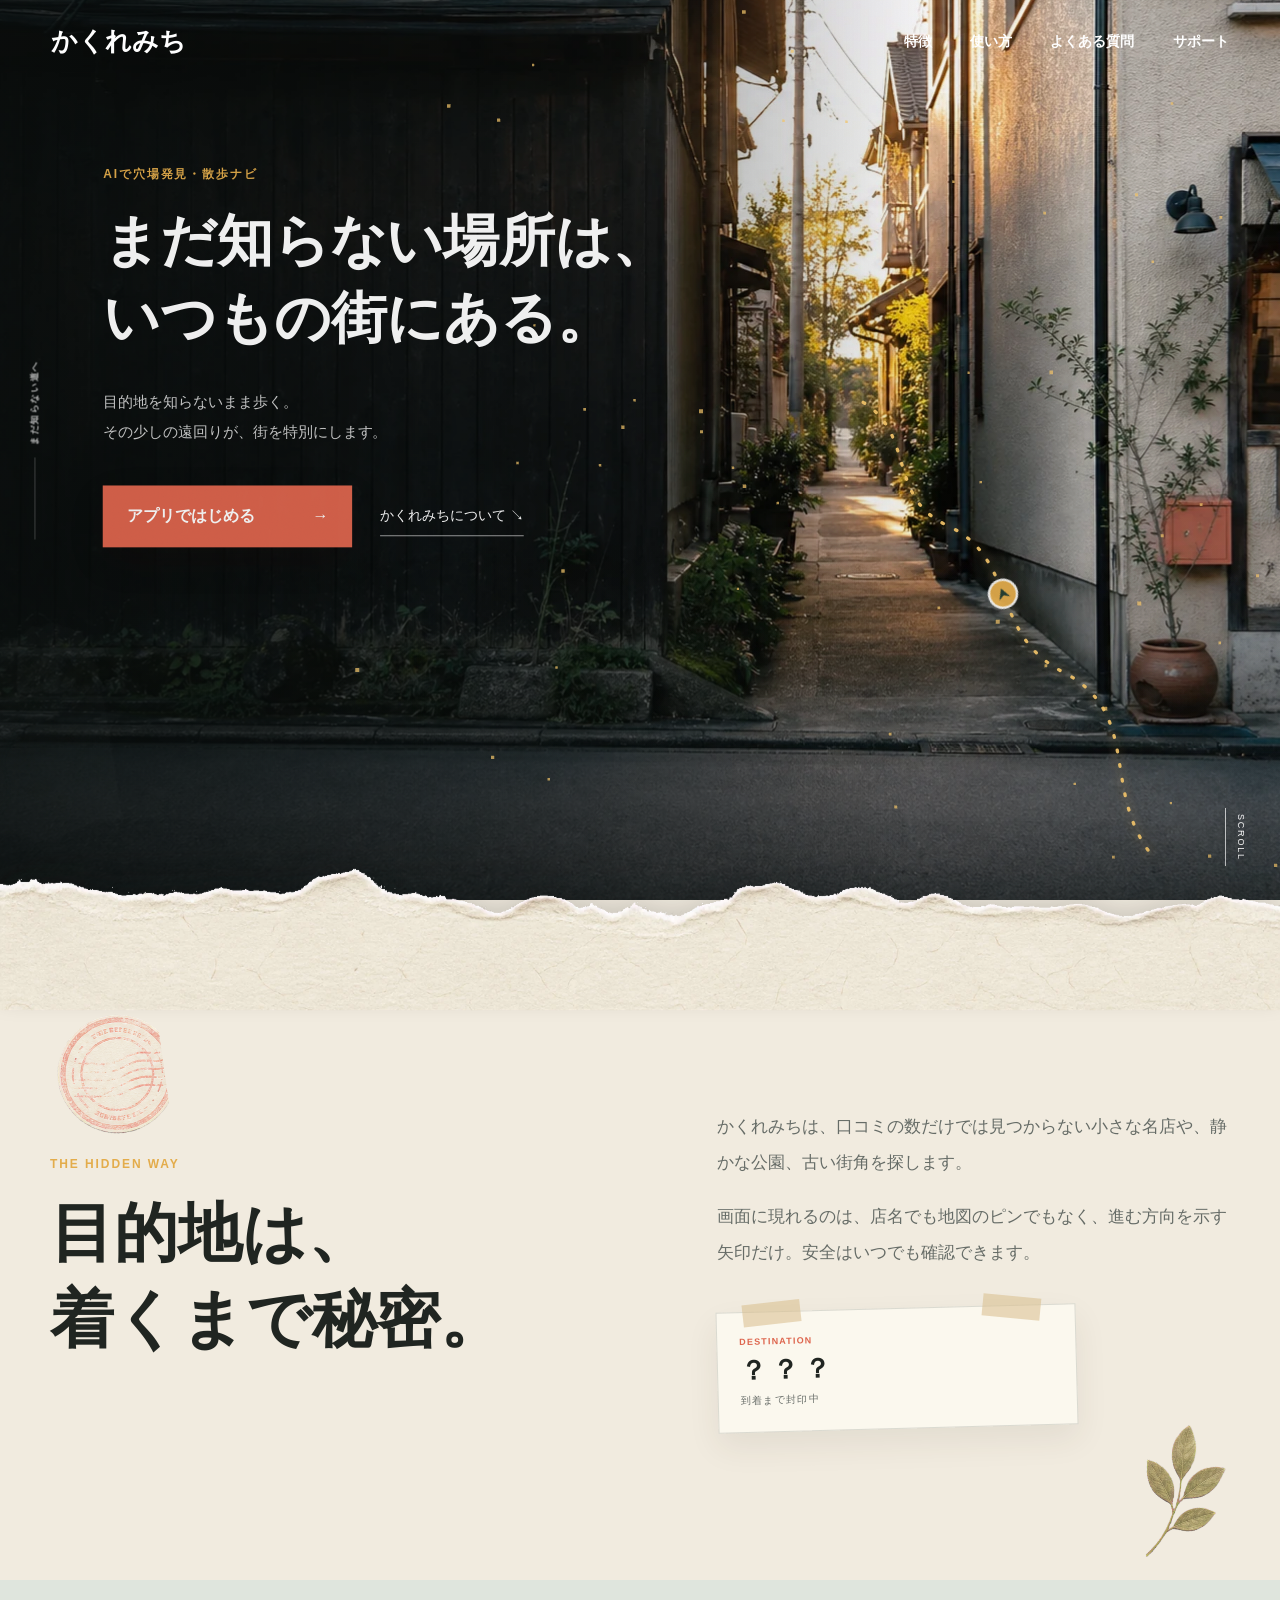
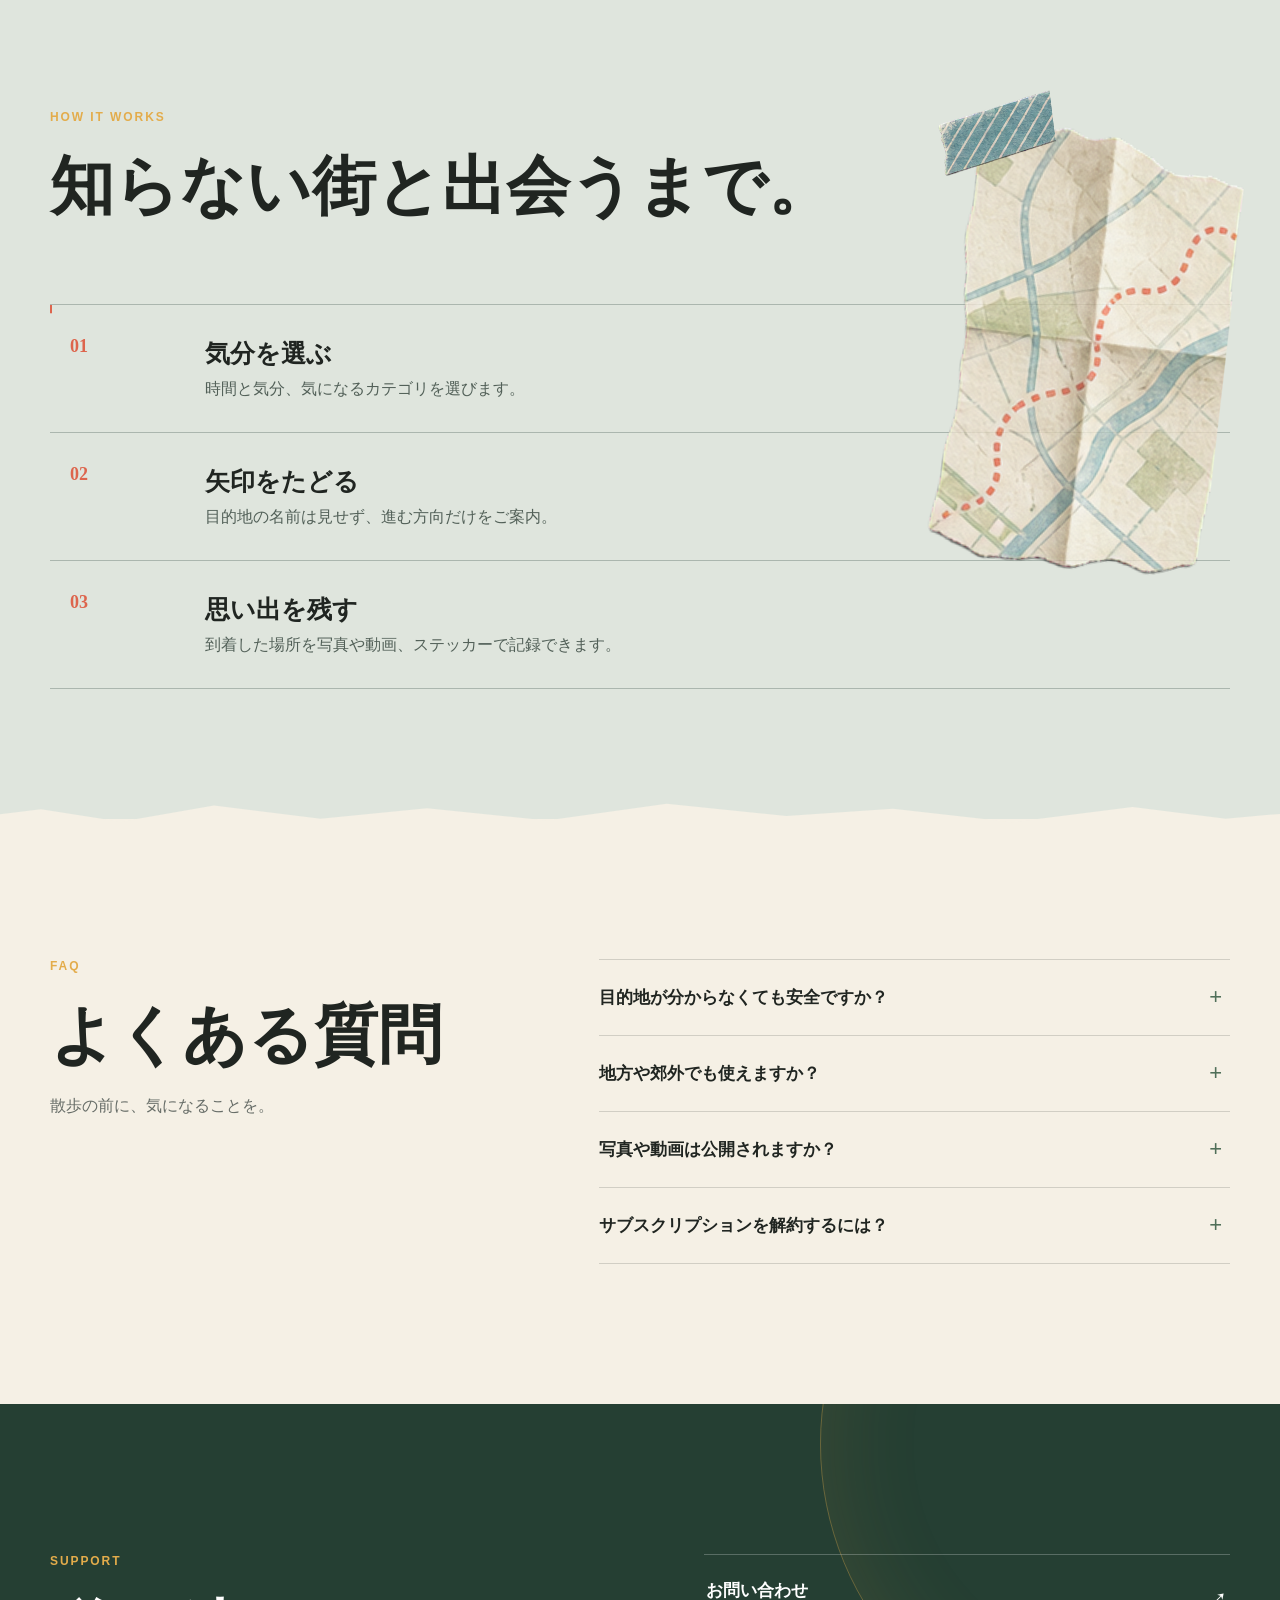
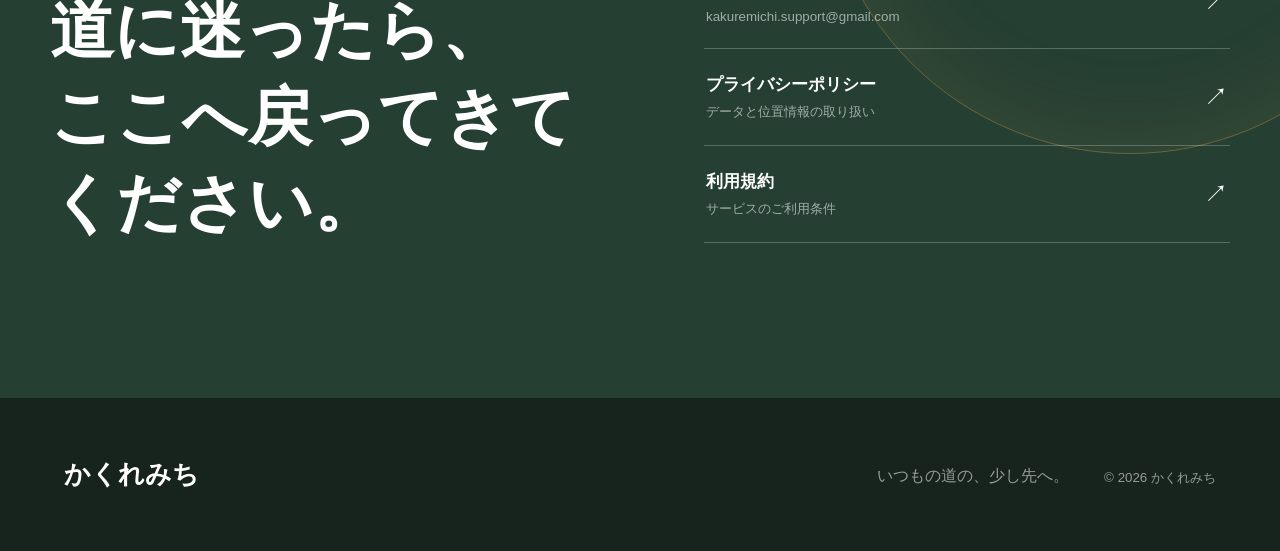
<file: index.html>
<!doctype html>
<html lang="ja">
<head>
  <meta charset="utf-8">
  <meta name="viewport" content="width=device-width, initial-scale=1">
  <meta name="referrer" content="strict-origin-when-cross-origin">
  <meta http-equiv="Content-Security-Policy" content="default-src 'self'; script-src 'self'; style-src 'self' 'unsafe-inline' https://fonts.googleapis.com; font-src 'self' https://fonts.gstatic.com data:; img-src 'self' data:; connect-src 'none'; media-src 'self'; object-src 'none'; frame-src 'none'; worker-src 'none'; base-uri 'self'; form-action 'none'; upgrade-insecure-requests">
  <meta name="description" content="AIが穴場を見つけ、目的地を隠したまま矢印で案内する散歩アプリ『かくれみち』の公式サポートサイトです。">
  <meta name="theme-color" content="#1c211f">
  <title>かくれみち | AIで穴場発見・散歩ナビ</title>
  <link rel="preconnect" href="https://fonts.googleapis.com">
  <link rel="preconnect" href="https://fonts.gstatic.com" crossorigin>
  <link href="https://fonts.googleapis.com/css2?family=Klee+One:wght@400;600&family=Noto+Sans+JP:wght@400;500;600;700&display=swap" rel="stylesheet">
  <link rel="stylesheet" href="./styles.css?v=20260702a">
</head>
<body>
  <a class="skip-link" href="#main">本文へ移動</a>
  <div class="journey-progress" aria-hidden="true"><i></i><span>まだ知らない道へ</span></div>

  <header class="site-header" aria-label="メインナビゲーション">
    <a class="brand" href="#top" aria-label="かくれみち ホーム">かくれみち</a>
    <nav class="desktop-nav">
      <a href="#story">特徴</a>
      <a href="#steps">使い方</a>
      <a href="#faq">よくある質問</a>
      <a href="#support">サポート</a>
    </nav>
    <button class="menu-button" type="button" aria-label="メニューを開く" aria-expanded="false">
      <span></span><span></span>
    </button>
  </header>

  <main id="main">
    <section class="hero" id="top" aria-labelledby="hero-title">
      <div class="hero-photo" aria-hidden="true"></div>
      <div class="hero-shade" aria-hidden="true"></div>
      <canvas id="ambient-canvas" aria-hidden="true"></canvas>

      <img class="float-layer decor decor-map" src="./assets/decor/map-grid.png" alt="" data-depth="0.16">
      <img class="float-layer decor decor-note" src="./assets/decor/paper-note.png" alt="" data-depth="0.22">
      <img class="float-layer decor decor-photo" src="./assets/decor/polaroid-alley.png" alt="" data-depth="0.3">
      <img class="float-layer decor decor-arrow" src="./assets/decor/paper-arrow.png" alt="" data-depth="0.36">
      <img class="float-layer decor decor-sparkles" src="./assets/decor/gold-sparkles.png" alt="" data-depth="0.42">

      <svg class="route-line" viewBox="0 0 900 700" aria-hidden="true">
        <path class="route-path" d="M820,690 C760,610 810,520 714,470 C625,424 660,332 573,292 C500,258 536,181 470,142" />
        <g class="route-traveler">
          <circle r="17"></circle>
          <path d="M-6 7 7 0-6-7-2 0Z"></path>
        </g>
      </svg>

      <div class="hero-copy">
        <p class="eyebrow">AIで穴場発見・散歩ナビ</p>
        <h1 id="hero-title">まだ知らない場所は、<br>いつもの街にある。</h1>
        <p class="hero-lead">目的地を知らないまま歩く。<br>その少しの遠回りが、街を特別にします。</p>
        <div class="hero-actions">
          <a class="primary-action" href="#support">アプリではじめる <span aria-hidden="true">→</span></a>
          <a class="text-action" href="#story">かくれみちについて <span aria-hidden="true">↘</span></a>
        </div>
      </div>

      <div class="scroll-cue" aria-hidden="true"><span>SCROLL</span><i></i></div>
    </section>

    <section class="story paper-band" id="story" aria-labelledby="story-title">
      <img class="torn-paper-edge" src="./assets/torn-paper-edge.webp" alt="" aria-hidden="true">
      <img class="section-decor story-stamp" src="./assets/decor/coral-stamp.png" alt="">
      <img class="section-decor story-leaf" src="./assets/decor/leaf-sprig.png" alt="">
      <div class="section-inner story-grid">
        <div>
          <p class="section-kicker">THE HIDDEN WAY</p>
          <h2 id="story-title">目的地は、<br>着くまで秘密。</h2>
        </div>
        <div class="story-copy">
          <p>かくれみちは、口コミの数だけでは見つからない小さな名店や、静かな公園、古い街角を探します。</p>
          <p>画面に現れるのは、店名でも地図のピンでもなく、進む方向を示す矢印だけ。安全はいつでも確認できます。</p>
          <div class="secret-note" aria-label="目的地は到着まで非公開です">
            <span>DESTINATION</span>
            <strong>？？？</strong>
            <small>到着まで封印中</small>
          </div>
        </div>
      </div>
    </section>

    <section class="steps" id="steps" aria-labelledby="steps-title">
      <div class="section-inner">
        <p class="section-kicker">HOW IT WORKS</p>
        <h2 id="steps-title">知らない街と出会うまで。</h2>
        <ol class="step-list">
          <li>
            <span class="step-number">01</span>
            <div><h3>気分を選ぶ</h3><p>時間と気分、気になるカテゴリを選びます。</p></div>
          </li>
          <li>
            <span class="step-number">02</span>
            <div><h3>矢印をたどる</h3><p>目的地の名前は見せず、進む方向だけをご案内。</p></div>
          </li>
          <li>
            <span class="step-number">03</span>
            <div><h3>思い出を残す</h3><p>到着した場所を写真や動画、ステッカーで記録できます。</p></div>
          </li>
        </ol>
      </div>
      <img class="section-decor step-map" src="./assets/decor/map-route.png" alt="">
      <img class="section-decor step-tape" src="./assets/decor/washi-blue.png" alt="">
    </section>

    <section class="faq paper-band" id="faq" aria-labelledby="faq-title">
      <div class="section-inner faq-layout">
        <div class="faq-heading">
          <p class="section-kicker">FAQ</p>
          <h2 id="faq-title">よくある質問</h2>
          <p>散歩の前に、気になることを。</p>
        </div>
        <div class="accordion">
          <details>
            <summary>目的地が分からなくても安全ですか？</summary>
            <p>散歩中は安全メニューから、いつでも目的地を確認できます。散歩の中止や地図アプリで帰り道を開く操作も用意しています。</p>
          </details>
          <details>
            <summary>地方や郊外でも使えますか？</summary>
            <p>近くに候補がない場合は検索範囲を広げたり、別のカテゴリを提案します。地域によって候補数は異なります。</p>
          </details>
          <details>
            <summary>写真や動画は公開されますか？</summary>
            <p>撮影した写真や動画は、ユーザーが共有操作をしない限り自動でSNSへ公開されません。</p>
          </details>
          <details>
            <summary>サブスクリプションを解約するには？</summary>
            <p>iPhoneの設定、またはApp Storeのサブスクリプション管理画面から、いつでも確認・解約できます。</p>
          </details>
        </div>
      </div>
    </section>

    <section class="support" id="support" aria-labelledby="support-title">
      <div class="support-light" aria-hidden="true"></div>
      <div class="section-inner support-grid">
        <div>
          <p class="section-kicker">SUPPORT</p>
          <h2 id="support-title">道に迷ったら、<br>ここへ戻ってきてください。</h2>
        </div>
        <div class="support-actions">
          <a class="support-link" href="mailto:kakuremichi.support@gmail.com">
            <span>お問い合わせ</span><small>kakuremichi.support@gmail.com</small><b aria-hidden="true">↗</b>
          </a>
          <a class="support-link" href="./privacy/">
            <span>プライバシーポリシー</span><small>データと位置情報の取り扱い</small><b aria-hidden="true">↗</b>
          </a>
          <a class="support-link" href="./terms/">
            <span>利用規約</span><small>サービスのご利用条件</small><b aria-hidden="true">↗</b>
          </a>
        </div>
      </div>
    </section>
  </main>

  <footer>
    <a class="brand" href="#top">かくれみち</a>
    <p>いつもの道の、少し先へ。</p>
    <small>© 2026 かくれみち</small>
  </footer>

  <script src="./vendor/gsap.min.js?v=20260701b"></script>
  <script src="./vendor/ScrollTrigger.min.js?v=20260701b"></script>
  <script type="module" src="./app.js?v=20260702a"></script>
</body>
</html>
</file>
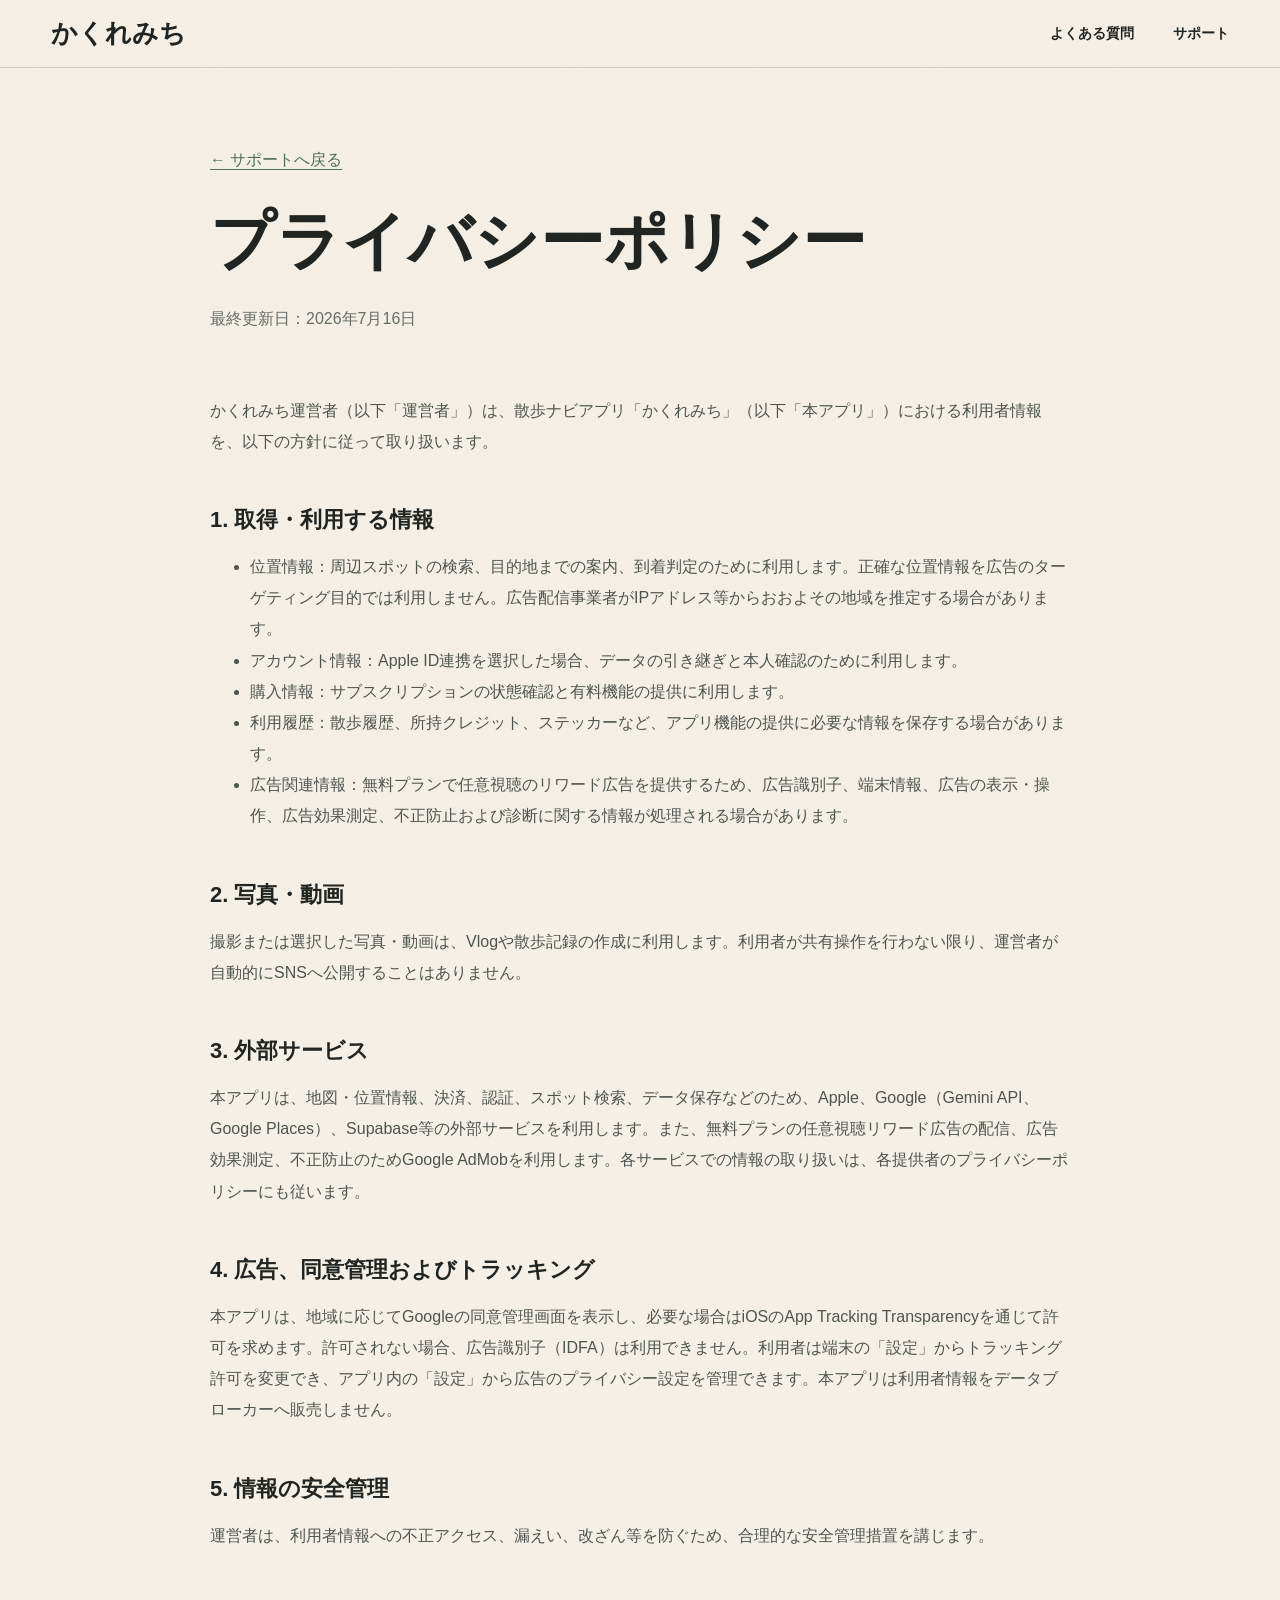
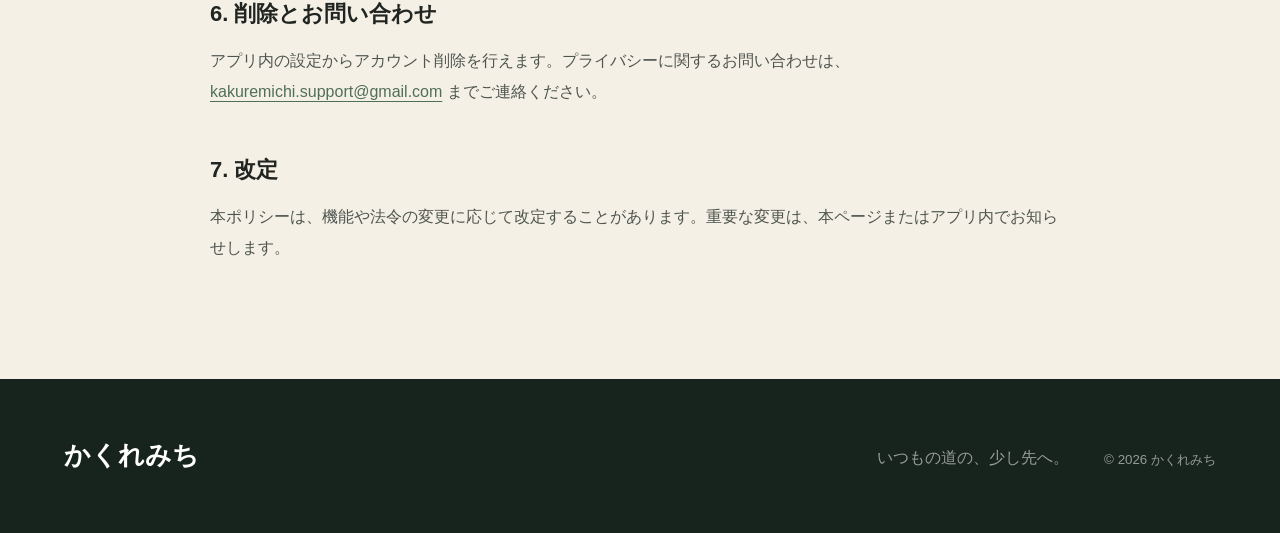
<file: privacy/index.html>
<!doctype html>
<html lang="ja">
<head>
  <meta charset="utf-8"><meta name="viewport" content="width=device-width, initial-scale=1">
  <meta name="referrer" content="strict-origin-when-cross-origin">
  <meta http-equiv="Content-Security-Policy" content="default-src 'self'; script-src 'self'; style-src 'self' 'unsafe-inline' https://fonts.googleapis.com; font-src 'self' https://fonts.gstatic.com data:; img-src 'self' data:; connect-src 'none'; media-src 'self'; object-src 'none'; frame-src 'none'; worker-src 'none'; base-uri 'self'; form-action 'none'; upgrade-insecure-requests">
  <meta name="robots" content="index,follow"><title>プライバシーポリシー | かくれみち</title>
  <link rel="preconnect" href="https://fonts.googleapis.com"><link rel="preconnect" href="https://fonts.gstatic.com" crossorigin>
  <link href="https://fonts.googleapis.com/css2?family=Klee+One:wght@400;600&family=Noto+Sans+JP:wght@400;500;600;700&display=swap" rel="stylesheet">
  <link rel="stylesheet" href="../styles.css">
</head>
<body>
  <header class="site-header is-scrolled"><a class="brand" href="../">かくれみち</a><nav class="desktop-nav"><a href="../#faq">よくある質問</a><a href="../#support">サポート</a></nav></header>
  <main class="legal-page"><div class="section-inner">
    <a class="legal-back" href="../">← サポートへ戻る</a>
    <h1>プライバシーポリシー</h1><p class="updated">最終更新日：2026年7月16日</p>
    <p>かくれみち運営者（以下「運営者」）は、散歩ナビアプリ「かくれみち」（以下「本アプリ」）における利用者情報を、以下の方針に従って取り扱います。</p>
    <h2>1. 取得・利用する情報</h2>
    <ul><li>位置情報：周辺スポットの検索、目的地までの案内、到着判定のために利用します。正確な位置情報を広告のターゲティング目的では利用しません。広告配信事業者がIPアドレス等からおおよその地域を推定する場合があります。</li><li>アカウント情報：Apple ID連携を選択した場合、データの引き継ぎと本人確認のために利用します。</li><li>購入情報：サブスクリプションの状態確認と有料機能の提供に利用します。</li><li>利用履歴：散歩履歴、所持クレジット、ステッカーなど、アプリ機能の提供に必要な情報を保存する場合があります。</li><li>広告関連情報：無料プランで任意視聴のリワード広告を提供するため、広告識別子、端末情報、広告の表示・操作、広告効果測定、不正防止および診断に関する情報が処理される場合があります。</li></ul>
    <h2>2. 写真・動画</h2><p>撮影または選択した写真・動画は、Vlogや散歩記録の作成に利用します。利用者が共有操作を行わない限り、運営者が自動的にSNSへ公開することはありません。</p>
    <h2>3. 外部サービス</h2><p>本アプリは、地図・位置情報、決済、認証、スポット検索、データ保存などのため、Apple、Google（Gemini API、Google Places）、Supabase等の外部サービスを利用します。また、無料プランの任意視聴リワード広告の配信、広告効果測定、不正防止のためGoogle AdMobを利用します。各サービスでの情報の取り扱いは、各提供者のプライバシーポリシーにも従います。</p>
    <h2>4. 広告、同意管理およびトラッキング</h2><p>本アプリは、地域に応じてGoogleの同意管理画面を表示し、必要な場合はiOSのApp Tracking Transparencyを通じて許可を求めます。許可されない場合、広告識別子（IDFA）は利用できません。利用者は端末の「設定」からトラッキング許可を変更でき、アプリ内の「設定」から広告のプライバシー設定を管理できます。本アプリは利用者情報をデータブローカーへ販売しません。</p>
    <h2>5. 情報の安全管理</h2><p>運営者は、利用者情報への不正アクセス、漏えい、改ざん等を防ぐため、合理的な安全管理措置を講じます。</p>
    <h2>6. 削除とお問い合わせ</h2><p>アプリ内の設定からアカウント削除を行えます。プライバシーに関するお問い合わせは、<a href="mailto:kakuremichi.support@gmail.com">kakuremichi.support@gmail.com</a> までご連絡ください。</p>
    <h2>7. 改定</h2><p>本ポリシーは、機能や法令の変更に応じて改定することがあります。重要な変更は、本ページまたはアプリ内でお知らせします。</p>
  </div></main>
  <footer><a class="brand" href="../">かくれみち</a><p>いつもの道の、少し先へ。</p><small>© 2026 かくれみち</small></footer>
</body></html>
</file>
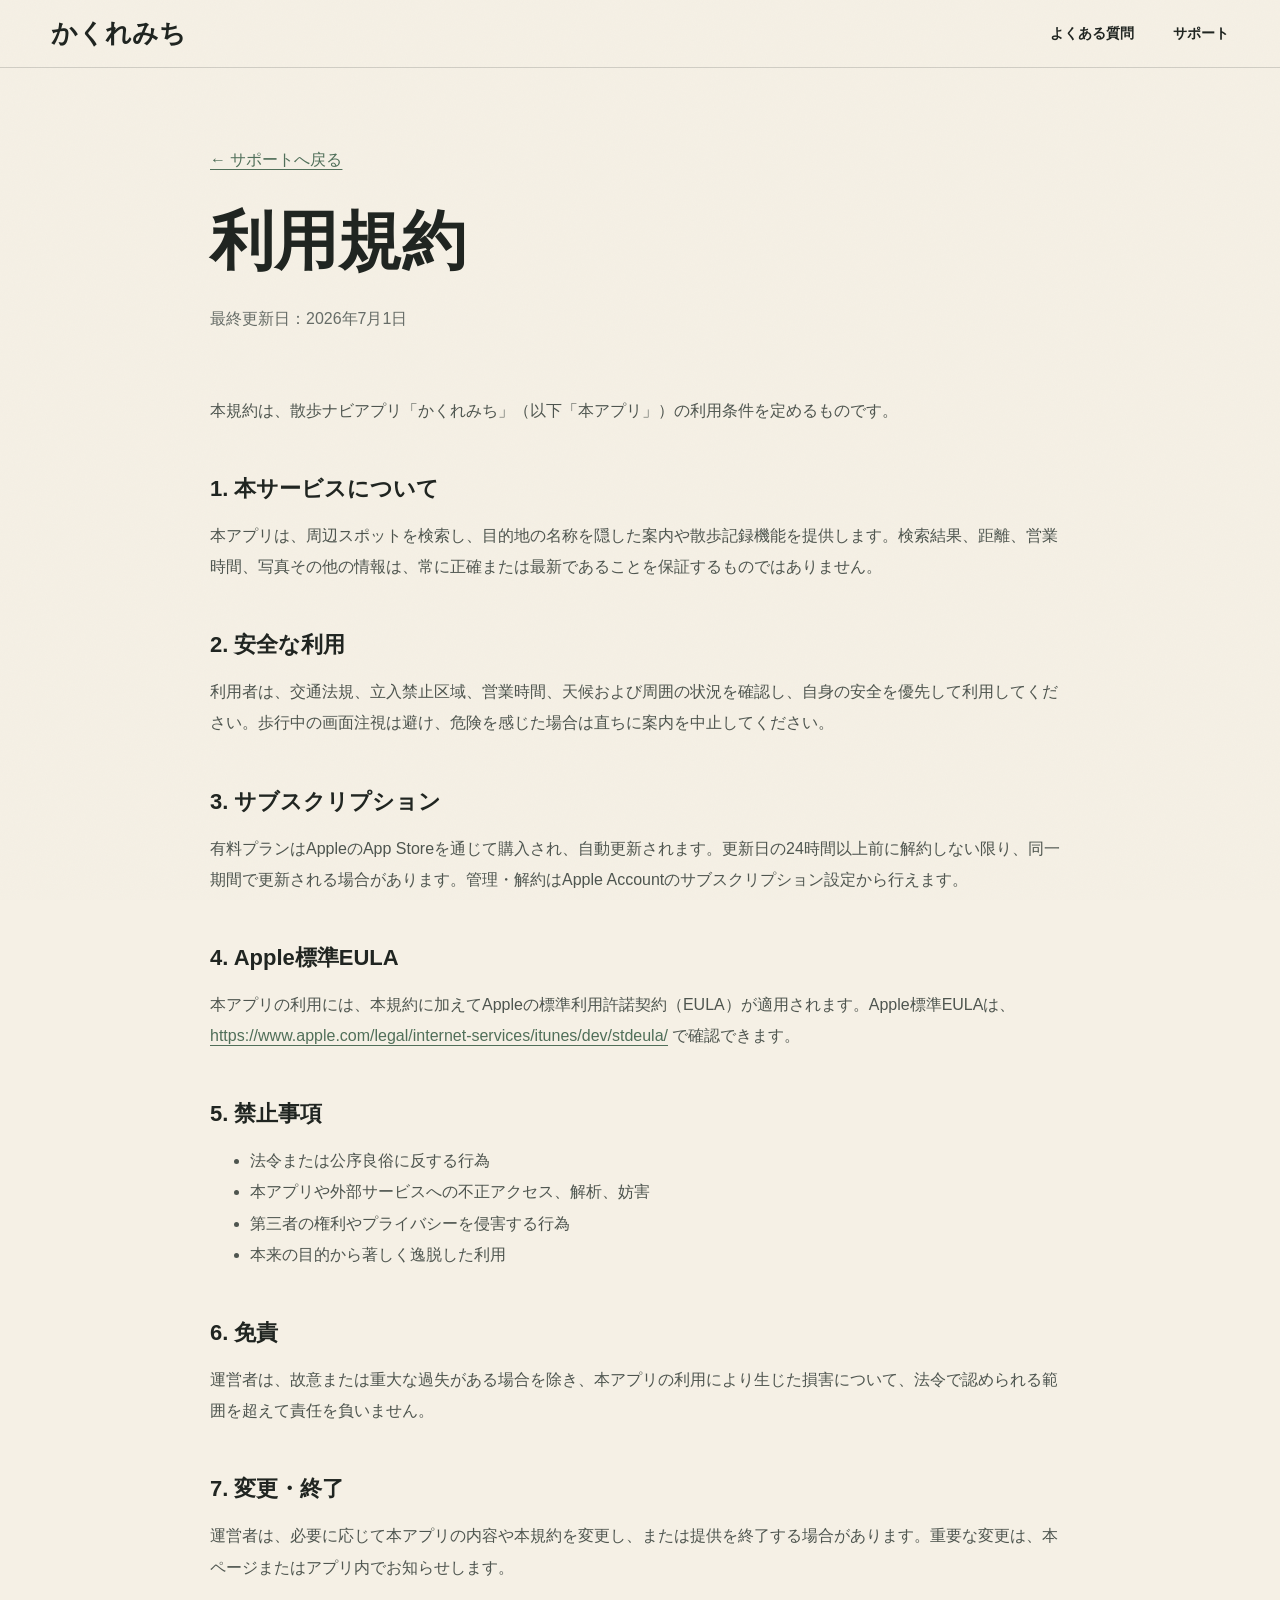
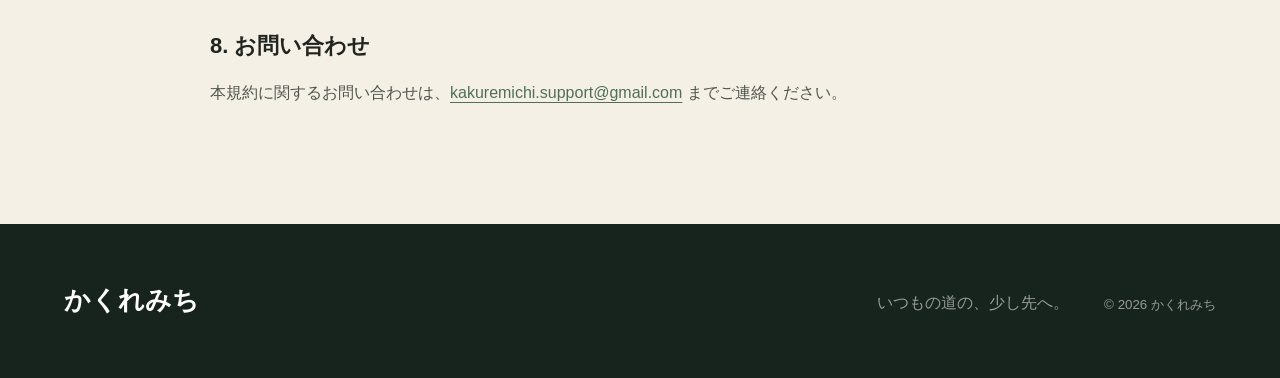
<file: terms/index.html>
<!doctype html>
<html lang="ja">
<head>
  <meta charset="utf-8"><meta name="viewport" content="width=device-width, initial-scale=1">
  <meta name="referrer" content="strict-origin-when-cross-origin">
  <meta http-equiv="Content-Security-Policy" content="default-src 'self'; script-src 'self'; style-src 'self' 'unsafe-inline' https://fonts.googleapis.com; font-src 'self' https://fonts.gstatic.com data:; img-src 'self' data:; connect-src 'none'; media-src 'self'; object-src 'none'; frame-src 'none'; worker-src 'none'; base-uri 'self'; form-action 'none'; upgrade-insecure-requests">
  <meta name="robots" content="index,follow"><title>利用規約 | かくれみち</title>
  <link rel="preconnect" href="https://fonts.googleapis.com"><link rel="preconnect" href="https://fonts.gstatic.com" crossorigin>
  <link href="https://fonts.googleapis.com/css2?family=Klee+One:wght@400;600&family=Noto+Sans+JP:wght@400;500;600;700&display=swap" rel="stylesheet">
  <link rel="stylesheet" href="../styles.css">
</head>
<body>
  <header class="site-header is-scrolled"><a class="brand" href="../">かくれみち</a><nav class="desktop-nav"><a href="../#faq">よくある質問</a><a href="../#support">サポート</a></nav></header>
  <main class="legal-page"><div class="section-inner">
    <a class="legal-back" href="../">← サポートへ戻る</a>
    <h1>利用規約</h1><p class="updated">最終更新日：2026年7月1日</p>
    <p>本規約は、散歩ナビアプリ「かくれみち」（以下「本アプリ」）の利用条件を定めるものです。</p>
    <h2>1. 本サービスについて</h2><p>本アプリは、周辺スポットを検索し、目的地の名称を隠した案内や散歩記録機能を提供します。検索結果、距離、営業時間、写真その他の情報は、常に正確または最新であることを保証するものではありません。</p>
    <h2>2. 安全な利用</h2><p>利用者は、交通法規、立入禁止区域、営業時間、天候および周囲の状況を確認し、自身の安全を優先して利用してください。歩行中の画面注視は避け、危険を感じた場合は直ちに案内を中止してください。</p>
    <h2>3. サブスクリプション</h2><p>有料プランはAppleのApp Storeを通じて購入され、自動更新されます。更新日の24時間以上前に解約しない限り、同一期間で更新される場合があります。管理・解約はApple Accountのサブスクリプション設定から行えます。</p>
    <h2>4. Apple標準EULA</h2><p>本アプリの利用には、本規約に加えてAppleの標準利用許諾契約（EULA）が適用されます。Apple標準EULAは、<a href="https://www.apple.com/legal/internet-services/itunes/dev/stdeula/">https://www.apple.com/legal/internet-services/itunes/dev/stdeula/</a> で確認できます。</p>
    <h2>5. 禁止事項</h2><ul><li>法令または公序良俗に反する行為</li><li>本アプリや外部サービスへの不正アクセス、解析、妨害</li><li>第三者の権利やプライバシーを侵害する行為</li><li>本来の目的から著しく逸脱した利用</li></ul>
    <h2>6. 免責</h2><p>運営者は、故意または重大な過失がある場合を除き、本アプリの利用により生じた損害について、法令で認められる範囲を超えて責任を負いません。</p>
    <h2>7. 変更・終了</h2><p>運営者は、必要に応じて本アプリの内容や本規約を変更し、または提供を終了する場合があります。重要な変更は、本ページまたはアプリ内でお知らせします。</p>
    <h2>8. お問い合わせ</h2><p>本規約に関するお問い合わせは、<a href="mailto:kakuremichi.support@gmail.com">kakuremichi.support@gmail.com</a> までご連絡ください。</p>
  </div></main>
  <footer><a class="brand" href="../">かくれみち</a><p>いつもの道の、少し先へ。</p><small>© 2026 かくれみち</small></footer>
</body></html>
</file>
<file: styles.css>
:root {
  --ink: #202521;
  --sub: #666c67;
  --paper: #f5f0e5;
  --paper-deep: #e9e1d1;
  --moss: #506f59;
  --moss-dark: #253f33;
  --coral: #dd654d;
  --gold: #e3ac4b;
  --blue: #7da7b2;
  --line: rgba(32, 37, 33, 0.17);
  --header-h: 84px;
}

* { box-sizing: border-box; }
html { scroll-behavior: smooth; overflow-x: clip; }
body {
  margin: 0;
  color: var(--ink);
  background: var(--paper);
  font-family: "Noto Sans JP", sans-serif;
  letter-spacing: 0;
  overflow-x: hidden;
}
body::before {
  content: "";
  position: fixed;
  z-index: 60;
  inset: 0;
  pointer-events: none;
  opacity: .14;
  background-image: url("data:image/svg+xml,%3Csvg xmlns='http://www.w3.org/2000/svg' width='180' height='180' viewBox='0 0 180 180'%3E%3Cfilter id='n'%3E%3CfeTurbulence type='fractalNoise' baseFrequency='.82' numOctaves='3' stitchTiles='stitch'/%3E%3C/filter%3E%3Crect width='100%25' height='100%25' filter='url(%23n)' opacity='.18'/%3E%3C/svg%3E");
  mix-blend-mode: multiply;
}
a { color: inherit; text-decoration: none; }
button { font: inherit; }
.skip-link { position: fixed; top: 8px; left: 8px; z-index: 100; padding: 10px 14px; background: white; transform: translateY(-150%); }
.skip-link:focus { transform: translateY(0); }

.journey-progress {
  position: fixed;
  z-index: 48;
  left: clamp(14px, 2vw, 32px);
  top: 50%;
  display: flex;
  align-items: center;
  gap: 12px;
  color: rgba(255,255,255,.72);
  transform: translate(-45%, -50%) rotate(-90deg);
  transform-origin: center;
  transition: color .35s ease;
}
.journey-progress::before { content: ""; width: 82px; height: 1px; background: currentColor; opacity: .28; }
.journey-progress i { position: absolute; left: 0; width: 82px; height: 1px; background: var(--gold); transform: scaleX(var(--page-progress, 0)); transform-origin: left; }
.journey-progress span { font-size: 9px; font-weight: 700; letter-spacing: .18em; white-space: nowrap; }
.journey-progress.is-light { color: rgba(32,37,33,.55); }

.site-header {
  position: fixed;
  top: 0;
  left: 0;
  right: 0;
  z-index: 50;
  height: var(--header-h);
  display: flex;
  align-items: center;
  justify-content: space-between;
  padding: 0 clamp(24px, 4vw, 72px);
  color: white;
  transition: background .35s ease, color .35s ease, height .35s ease;
}
.site-header.is-scrolled { height: 68px; color: var(--ink); background: rgba(245, 240, 229, .92); backdrop-filter: blur(16px); border-bottom: 1px solid var(--line); }
.brand { font: 600 clamp(24px, 2vw, 34px)/1 "Klee One", cursive; white-space: nowrap; }
.desktop-nav { display: flex; gap: clamp(22px, 3vw, 48px); font-size: 14px; font-weight: 600; }
.desktop-nav a { position: relative; padding: 8px 0; }
.desktop-nav a::after { content: ""; position: absolute; left: 0; right: 100%; bottom: 0; height: 1px; background: currentColor; transition: right .3s ease; }
.desktop-nav a:hover::after { right: 0; }
.menu-button { display: none; width: 44px; height: 44px; border: 0; background: transparent; color: currentColor; }
.menu-button span { display: block; width: 22px; height: 1px; margin: 6px auto; background: currentColor; }

.hero { position: sticky; top: 0; z-index: 1; min-height: 100svh; isolation: isolate; overflow: hidden; color: white; }
.hero-photo, .hero-shade, #ambient-canvas { position: absolute; inset: 0; }
.hero-photo { z-index: -4; background: url("./assets/hero-alley.webp") center center / cover no-repeat; transform: scale(1.04); }
.hero-shade { z-index: -3; background: linear-gradient(90deg, rgba(10, 14, 13, .78) 0%, rgba(10, 14, 13, .45) 42%, rgba(10, 14, 13, .04) 72%), linear-gradient(0deg, rgba(10, 14, 13, .4), transparent 40%); }
#ambient-canvas { z-index: -2; width: 100%; height: 100%; pointer-events: none; }
.hero-copy { position: relative; z-index: 5; width: min(820px, 88vw); padding: clamp(150px, 19vh, 210px) 0 88px clamp(24px, 8vw, 140px); }
.eyebrow, .section-kicker { margin: 0 0 20px; color: var(--gold); font-size: 12px; font-weight: 700; letter-spacing: .16em; }
.hero h1 { max-width: 720px; margin: 0; font: 600 clamp(42px, 4.35vw, 72px)/1.38 "Klee One", cursive; text-wrap: balance; }
.hero-lead { margin: 30px 0 0; color: rgba(255,255,255,.8); font-size: clamp(15px, 1.2vw, 18px); line-height: 2; }
.hero-actions { display: flex; align-items: center; gap: 28px; margin-top: 38px; }
.primary-action { display: inline-flex; align-items: center; justify-content: space-between; gap: 42px; min-width: 250px; height: 62px; padding: 0 24px; background: var(--coral); font-weight: 700; box-shadow: 0 14px 38px rgba(34, 15, 10, .2); transition: transform .25s ease, background .25s ease; }
.primary-action:hover { transform: translateY(-3px); background: #e2735d; }
.text-action { padding: 10px 0; border-bottom: 1px solid rgba(255,255,255,.6); font-size: 14px; }
.scroll-cue { position: absolute; right: 34px; bottom: 34px; display: grid; justify-items: center; gap: 10px; font-size: 9px; letter-spacing: .2em; writing-mode: vertical-rl; }
.scroll-cue i { display: block; width: 1px; height: 58px; background: rgba(255,255,255,.7); }

.decor, .section-decor { position: absolute; pointer-events: none; user-select: none; }
.decor { z-index: 3; filter: drop-shadow(0 12px 12px rgba(0,0,0,.2)); }
.decor-map { left: -38px; bottom: 5%; width: clamp(105px, 12vw, 190px); transform: rotate(-9deg); opacity: .92; }
.decor-note { right: -34px; top: 35%; width: clamp(130px, 15vw, 220px); transform: rotate(6deg); }
.decor-photo { right: 3%; bottom: 5%; width: clamp(105px, 12vw, 175px); transform: rotate(7deg); }
.decor-arrow { right: 42%; top: 45%; width: clamp(45px, 5vw, 74px); transform: rotate(-8deg); }
.decor-sparkles { right: 23%; top: 27%; width: clamp(54px, 6vw, 90px); }
.route-line { position: absolute; z-index: 2; right: 5%; bottom: -5%; width: min(58vw, 850px); height: 82%; overflow: visible; pointer-events: none; }
.route-line .route-path { fill: none; stroke: #f2c469; stroke-width: 4; stroke-linecap: round; stroke-dasharray: 2 16; filter: drop-shadow(0 0 6px rgba(242,196,105,.75)); }
.route-traveler { filter: drop-shadow(0 4px 8px rgba(24,20,12,.32)); }
.route-traveler circle { fill: var(--gold); stroke: rgba(255,255,255,.9); stroke-width: 3; }
.route-traveler path { fill: var(--moss-dark); stroke: none; }

.paper-band { position: relative; background: var(--paper); overflow-x: clip; }
.paper-band::before { content: ""; position: absolute; top: -28px; left: -2%; width: 104%; height: 56px; background: var(--paper); clip-path: polygon(0 46%, 5% 32%, 11% 54%, 18% 25%, 26% 49%, 34% 30%, 43% 52%, 52% 22%, 61% 44%, 69% 31%, 78% 55%, 87% 28%, 94% 49%, 100% 36%, 100% 100%, 0 100%); }
.section-inner { width: min(1180px, calc(100% - 48px)); margin: 0 auto; }
.story { z-index: 8; min-height: 680px; display: grid; align-items: center; padding: 155px 0 115px; overflow: visible; background: #f1ebdf; box-shadow: 0 -24px 55px rgba(10, 14, 13, .18); }
.story::before { display: none; }
.story-grid { position: relative; z-index: 2; display: grid; grid-template-columns: 1fr 1fr; gap: 12vw; align-items: center; }
.torn-paper-edge { position: absolute; z-index: 1; left: 0; top: -126px; width: 100%; height: 170px; object-fit: cover; object-position: center top; pointer-events: none; user-select: none; filter: drop-shadow(0 -10px 12px rgba(18, 20, 18, .15)); transform-origin: center bottom; }
.story h2, .steps h2, .faq h2, .support h2, .legal-page h1 { margin: 0; font: 600 clamp(42px, 5vw, 72px)/1.35 "Klee One", cursive; }
.story-copy { max-width: 520px; color: var(--sub); font-size: 17px; line-height: 2.15; }
.secret-note {
  position: relative;
  width: min(360px, 100%);
  margin-top: 36px;
  padding: 20px 92px 20px 22px;
  color: var(--ink);
  background: rgba(255,252,244,.72);
  border: 1px solid rgba(78,90,80,.19);
  box-shadow: 0 14px 32px rgba(64,52,35,.08);
  transform: rotate(-1.5deg);
}
.secret-note::before, .secret-note::after { content: ""; position: absolute; top: -10px; width: 58px; height: 22px; background: rgba(218,192,143,.58); }
.secret-note::before { left: 26px; transform: rotate(-5deg); }
.secret-note::after { right: 34px; transform: rotate(7deg); }
.secret-note span, .secret-note small { display: block; letter-spacing: .13em; }
.secret-note span { color: var(--coral); font-size: 9px; font-weight: 700; }
.secret-note strong { display: block; margin: 3px 0 1px; font: 600 27px/1.25 "Klee One", cursive; letter-spacing: .18em; }
.secret-note small { font-size: 10px; color: var(--sub); }
.secret-note::selection { background: transparent; }
.story-stamp { left: 4%; top: 16%; width: 120px; opacity: .58; transform: rotate(-12deg); }
.story-leaf { right: 4%; bottom: 7%; width: 92px; opacity: .78; transform: rotate(9deg); }

.steps { position: relative; z-index: 9; min-height: 800px; padding: 130px 0; background: #dfe5dd; overflow: hidden; }
.steps h2 { margin-bottom: 74px; }
.step-list { --step-progress: 0; position: relative; margin: 0; padding: 0; list-style: none; border-top: 1px solid rgba(37,63,51,.28); }
.step-list::before { content: ""; position: absolute; z-index: 2; left: 0; top: 0; width: 2px; height: 100%; background: var(--coral); transform: scaleY(var(--step-progress)); transform-origin: top; }
.step-list li { position: relative; display: grid; grid-template-columns: 110px 1fr; gap: 25px; align-items: start; padding: 32px 0 32px 20px; border-bottom: 1px solid rgba(37,63,51,.28); }
.step-number { color: var(--coral); font: 600 18px/1 "Klee One", cursive; }
.step-list h3 { margin: 0 0 9px; font-size: 25px; }
.step-list p { margin: 0; color: #526058; }
.step-map { right: 3%; top: 16%; width: min(25vw, 310px); opacity: .78; transform: rotate(8deg); }
.step-tape { right: 17%; top: 13%; width: 130px; transform: rotate(-7deg); }

.faq { z-index: 10; padding: 140px 0; }
.faq-layout { display: grid; grid-template-columns: .8fr 1.2fr; gap: 10vw; }
.faq-heading > p:last-child { color: var(--sub); }
.accordion details { border-top: 1px solid var(--line); }
.accordion details:last-child { border-bottom: 1px solid var(--line); }
.accordion summary { position: relative; padding: 26px 44px 26px 0; cursor: pointer; list-style: none; font-size: 17px; font-weight: 600; }
.accordion summary::-webkit-details-marker { display: none; }
.accordion summary::after { content: "+"; position: absolute; right: 8px; top: 24px; color: var(--moss); font-size: 22px; font-weight: 400; }
.accordion details[open] summary::after { content: "−"; }
.accordion details p { max-width: 690px; margin: 0; padding: 0 40px 26px 0; color: var(--sub); line-height: 1.9; }
.accordion details[open] { background: rgba(255,255,255,.22); }

.support { position: relative; z-index: 11; padding: 150px 0; color: white; background: var(--moss-dark); overflow: hidden; }
.support-grid { position: relative; z-index: 2; display: grid; grid-template-columns: 1fr 1fr; gap: 10vw; align-items: start; }
.support-light { position: absolute; width: 620px; height: 620px; right: -160px; top: -270px; border: 1px solid rgba(227,172,75,.36); border-radius: 50%; box-shadow: 0 0 100px rgba(227,172,75,.12) inset; }
.support-actions { border-top: 1px solid rgba(255,255,255,.24); }
.support-link { display: grid; grid-template-columns: 1fr auto; gap: 7px 20px; padding: 24px 2px; border-bottom: 1px solid rgba(255,255,255,.24); transition: padding .25s ease, color .25s ease; }
.support-link:hover { padding-left: 12px; color: #f0c875; }
.support-link span { font-size: 17px; font-weight: 600; }
.support-link small { grid-column: 1; color: rgba(255,255,255,.57); }
.support-link b { grid-column: 2; grid-row: 1 / span 2; align-self: center; font-size: 24px; font-weight: 400; }
footer { position: relative; z-index: 12; display: grid; grid-template-columns: 1fr auto auto; align-items: end; gap: 35px; padding: 64px clamp(24px, 5vw, 80px); background: #17231d; color: white; }
footer p, footer small { margin: 0; color: rgba(255,255,255,.55); }

.legal-page { min-height: 100vh; padding: 150px 0 100px; background: var(--paper); }
.legal-page .section-inner { max-width: 860px; }
.legal-page h1 { margin-bottom: 18px; }
.legal-page .updated { margin-bottom: 60px; color: var(--sub); }
.legal-page h2 { margin: 48px 0 14px; font-size: 22px; }
.legal-page p, .legal-page li { color: #4e554f; line-height: 1.95; }
.legal-page a { color: var(--moss); text-decoration: underline; text-underline-offset: 4px; }
.legal-back { display: inline-flex; margin-bottom: 28px; color: var(--moss); }

@media (max-width: 780px) {
  :root { --header-h: 68px; }
  .desktop-nav { position: fixed; inset: 68px 0 auto; display: grid; gap: 0; padding: 10px 24px 24px; color: var(--ink); background: rgba(245,240,229,.97); transform: translateY(-130%); transition: transform .35s ease; }
  .desktop-nav.is-open { transform: translateY(0); }
  .desktop-nav a { padding: 16px 0; border-bottom: 1px solid var(--line); }
  .menu-button { display: block; }
  .journey-progress { left: 50%; top: 78px; gap: 8px; transform: translateX(-50%); color: rgba(255,255,255,.68); }
  .journey-progress::before, .journey-progress i { width: min(40vw, 170px); }
  .journey-progress span { display: none; }
  .hero { min-height: max(760px, 100svh); min-height: max(760px, 100dvh); }
  .hero-photo { background-position: 60% center; }
  .hero-shade { background: linear-gradient(90deg, rgba(10,14,13,.76), rgba(10,14,13,.13)), linear-gradient(0deg, rgba(10,14,13,.52), transparent 50%); }
  .hero-copy { width: 100%; padding: 150px 24px 100px; }
  .hero h1 { font-size: clamp(30px, 8.8vw, 42px); line-height: 1.48; }
  .hero-actions { align-items: stretch; flex-direction: column; max-width: 310px; }
  .primary-action { min-width: 0; }
  .decor-map { left: -55px; bottom: 2%; }
  .decor-note { display: none; }
  .decor-photo { right: -20px; bottom: 5%; width: 120px; }
  .decor-arrow { right: 15%; top: 57%; }
  .route-line { right: -10%; width: 110vw; }
  .story-grid, .faq-layout, .support-grid { grid-template-columns: 1fr; gap: 48px; }
  .story { min-height: 720px; padding: 125px 0 90px; }
  .torn-paper-edge { top: -88px; height: 122px; width: 122%; left: -11%; }
  .steps { padding: 110px 0; }
  .steps h2 { margin-bottom: 48px; }
  .step-list li { grid-template-columns: 52px 1fr; }
  .step-map { top: auto; right: -28px; bottom: 20px; width: 158px; opacity: .28; }
  .step-tape { display: none; }
  .faq { padding: 110px 0; }
  .support { padding: 110px 0; }
  footer { grid-template-columns: 1fr; align-items: start; gap: 18px; }
  .legal-page { padding-top: 120px; }
}

@media (min-width: 781px) and (max-width: 1100px) {
  .hero-copy { width: min(680px, 78vw); padding-left: 8vw; }
  .hero h1 { font-size: clamp(40px, 5.5vw, 60px); }
  .decor-note { right: -75px; }
  .decor-photo { right: 1%; }
  .story-grid { gap: 7vw; }
  .step-map { right: -30px; opacity: .45; }
  .support-grid { gap: 6vw; }
}

@media (max-width: 480px) {
  .site-header { padding-inline: 18px; }
  .hero-copy { padding: 132px 18px 90px; }
  .hero h1 { font-size: min(8.2vw, 34px); white-space: nowrap; }
  .hero-lead br { display: none; }
  .hero-actions { gap: 18px; margin-top: 30px; }
  .primary-action { width: 100%; height: 58px; }
  .scroll-cue { right: 16px; bottom: 26px; }
  .decor-sparkles { right: 7%; top: 32%; }
  .section-inner { width: calc(100% - 36px); }
  .story h2, .steps h2, .faq h2, .support h2, .legal-page h1 { font-size: clamp(34px, 11vw, 48px); }
  .story-copy { font-size: 15px; line-height: 2; }
  .secret-note { padding-right: 72px; }
  .steps { min-height: 700px; }
  .step-list h3 { font-size: 21px; }
  .step-list p { font-size: 14px; line-height: 1.8; }
  .accordion summary { font-size: 15px; line-height: 1.7; }
  .support-link span { font-size: 15px; }
}

@media (max-height: 680px) and (min-width: 781px) {
  .hero-copy { padding-top: 118px; padding-bottom: 54px; }
  .hero h1 { font-size: clamp(38px, 4.4vw, 58px); }
  .hero-lead { margin-top: 18px; line-height: 1.75; }
  .hero-actions { margin-top: 24px; }
  .decor-photo { width: 108px; }
}

@media (orientation: landscape) and (max-height: 520px) {
  .hero { min-height: 650px; }
  .journey-progress { display: none; }
}

@media (prefers-reduced-motion: reduce) {
  html { scroll-behavior: auto; }
  *, *::before, *::after { animation-duration: .01ms !important; animation-iteration-count: 1 !important; transition-duration: .01ms !important; }
  #ambient-canvas { display: none; }
}
</file>
